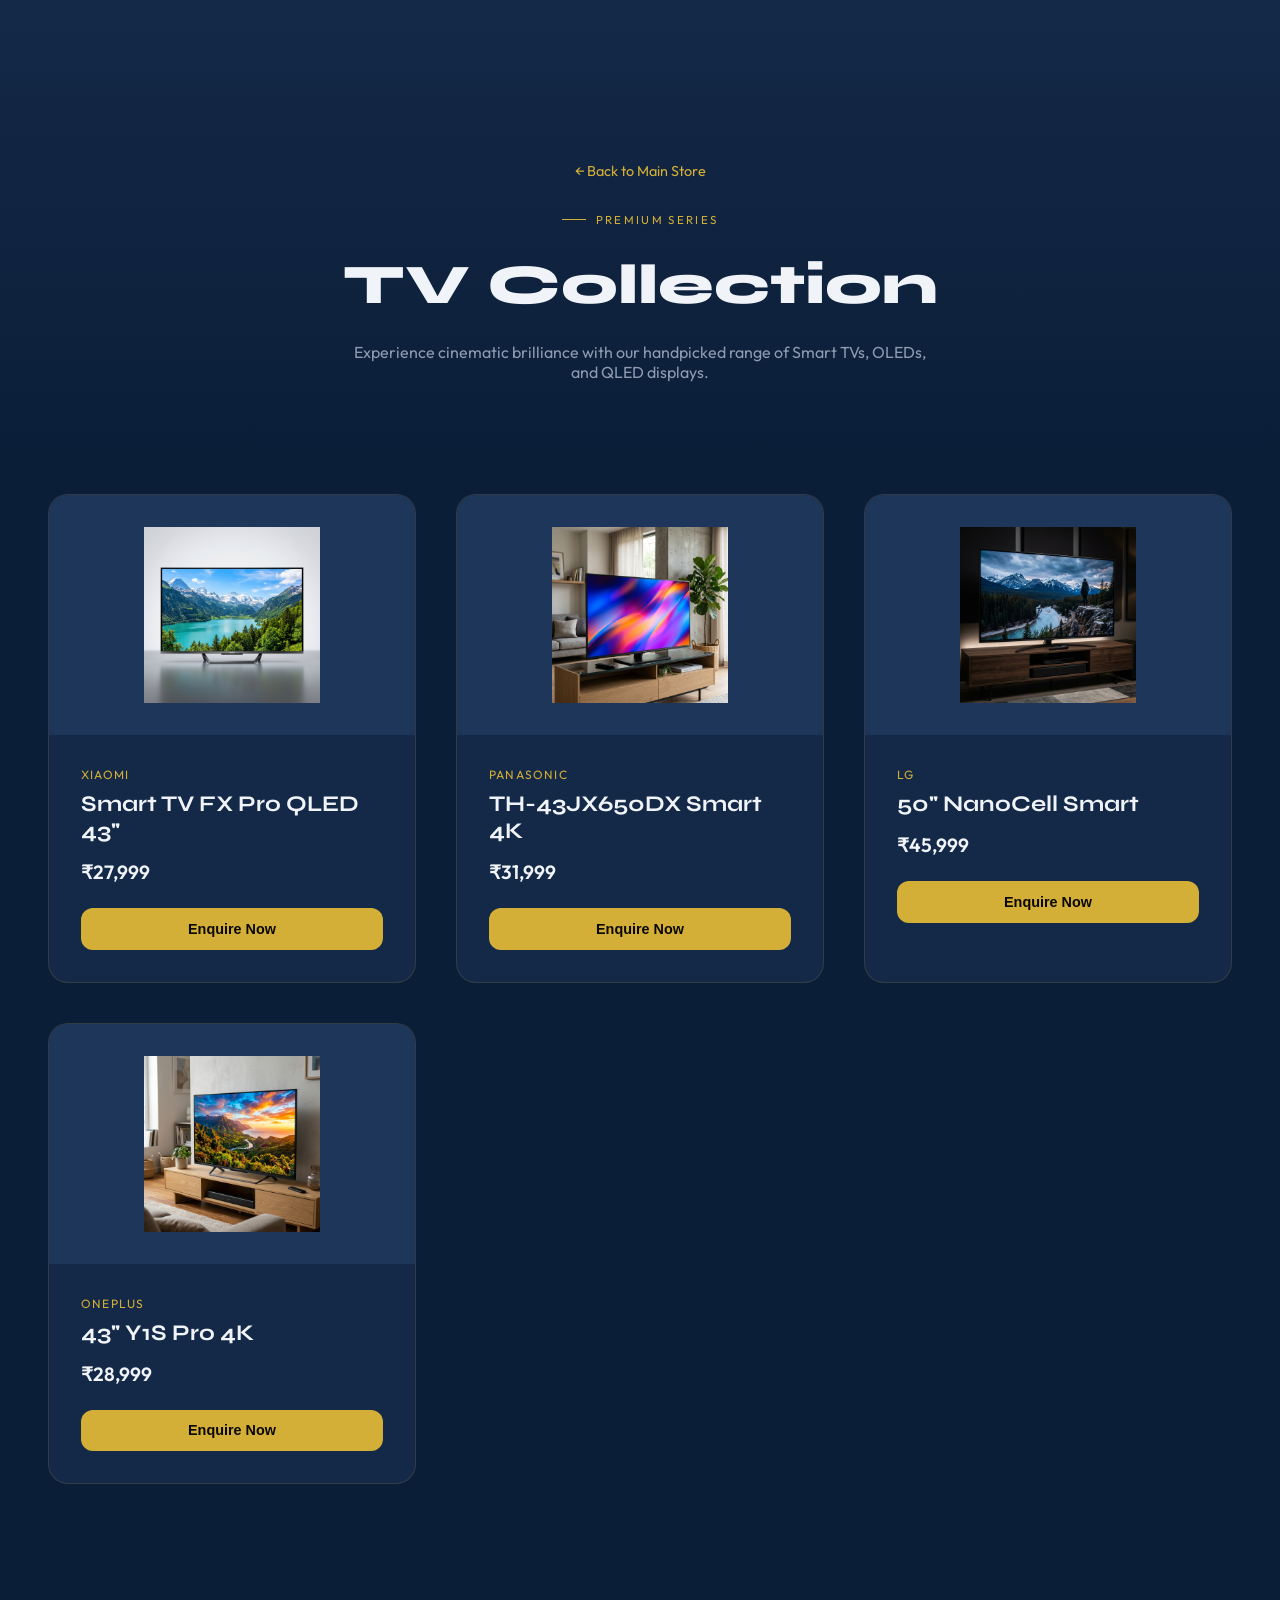
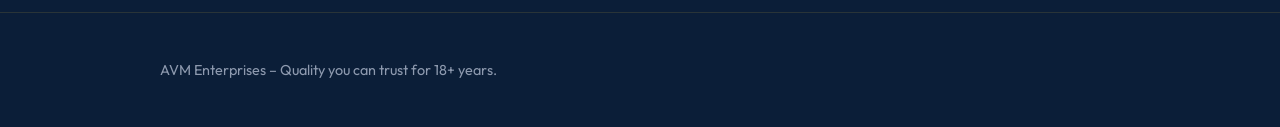
<file: tv-collection.html>
<!DOCTYPE html>
<html lang="en">
<head>
<meta charset="UTF-8"/>
<meta name="viewport" content="width=device-width, initial-scale=1.0"/>
<title>TV Collection – AVM Enterprises</title>
<link rel="preconnect" href="https://fonts.googleapis.com"/>
<link href="https://fonts.googleapis.com/css2?family=Syne:wght@400;600;700;800&family=Outfit:wght@300;400;500&display=swap" rel="stylesheet"/>
<link rel="stylesheet" href="style.css"/>
<link rel="icon" href="favicon.svg" type="image/svg+xml"/>
<style>
  .collection-hero {
    padding: 160px 3rem 5rem;
    text-align: center;
    background: linear-gradient(to bottom, #142948, #0B1E38);
  }
  .back-btn {
    display: inline-flex;
    align-items: center;
    gap: 8px;
    color: var(--accent);
    text-decoration: none;
    font-size: 0.9rem;
    margin-bottom: 2rem;
    transition: transform 0.3s;
  }
  .back-btn:hover {
    transform: translateX(-5px);
  }
  .tv-grid {
    display: grid;
    grid-template-columns: repeat(auto-fill, minmax(320px, 1fr));
    gap: 2.5rem;
    padding: 2rem 3rem 8rem;
    max-width: 1400px;
    margin: 0 auto;
  }
  .tv-card {
    background: var(--surface);
    border-radius: 20px;
    border: 1px solid var(--border);
    overflow: hidden;
    transition: all 0.4s cubic-bezier(0.16, 1, 0.3, 1);
  }
  .tv-card:hover {
    transform: translateY(-10px);
    border-color: var(--accent);
    box-shadow: 0 20px 40px rgba(0,0,0,0.4);
  }
  .tv-img {
    height: 240px;
    background: var(--surface2);
    display: flex;
    align-items: center;
    justify-content: center;
    padding: 2rem;
  }
  .tv-img img {
    width: 100%;
    height: 100%;
    object-fit: contain;
  }
  .tv-info {
    padding: 2rem;
  }
  .tv-brand {
    font-size: 0.75rem;
    color: var(--accent);
    letter-spacing: 0.1em;
    margin-bottom: 0.5rem;
    text-transform: uppercase;
  }
  .tv-name {
    font-family: var(--font-display);
    font-size: 1.4rem;
    font-weight: 700;
    margin-bottom: 1rem;
  }
  .tv-price {
    font-size: 1.2rem;
    font-weight: 600;
    color: var(--white);
    margin-bottom: 1.5rem;
  }
  .tv-btn {
    width: 100%;
    background: var(--accent);
    color: #0A0800;
    border: none;
    padding: 0.8rem;
    border-radius: 12px;
    font-weight: 600;
    cursor: pointer;
    transition: all 0.3s;
    text-decoration: none;
    display: inline-block;
    text-align: center;
    font-size: 0.9rem;
  }
  .tv-btn:hover {
    background: var(--accent2);
    transform: scale(1.02);
  }

  @media (max-width: 768px) {
    .collection-hero {
      padding: 120px 1.5rem 4rem;
    }
    .collection-hero h1 {
      font-size: 2.5rem !important;
    }
    .tv-grid {
      padding: 1rem 1.5rem 5rem;
      grid-template-columns: 1fr;
      gap: 1.5rem;
    }
    .tv-name {
      font-size: 1.2rem;
    }
  }
</style>
</head>
<body>

<main style="opacity: 1; animation: none;">
  <section class="collection-hero">
    <a href="index.html#products" class="back-btn">← Back to Main Store</a>
    <div class="section-label" style="justify-content: center;"><div class="section-label-line"></div><span>Premium Series</span></div>
    <h1 style="font-family: var(--font-display); font-size: 3.5rem; font-weight: 800; margin: 1.5rem 0;">TV Collection</h1>
    <p style="color: var(--muted); max-width: 600px; margin: 0 auto;">Experience cinematic brilliance with our handpicked range of Smart TVs, OLEDs, and QLED displays.</p>
  </section>

  <section class="tv-grid">
    <!-- Samsung -->
    <!-- Xiaomi FX Pro -->
    <div class="tv-card">
      <div class="tv-img"><img src="assets/xiaomi_tv.png" alt="Xiaomi Smart TV FX Pro"/></div>
      <div class="tv-info">
        <div class="tv-brand">Xiaomi</div>
        <div class="tv-name">Smart TV FX Pro QLED 43"</div>
        <div class="tv-price">₹27,999</div>
        <button class="tv-btn" onclick="enquireTV('Xiaomi FX Pro 43', '₹27,999')">Enquire Now</button>
      </div>
    </div>
    <!-- Panasonic -->
    <div class="tv-card">
      <div class="tv-img"><img src="assets/panasonic_tv.png" alt="Panasonic Smart TV"/></div>
      <div class="tv-info">
        <div class="tv-brand">Panasonic</div>
        <div class="tv-name">TH-43JX650DX Smart 4K</div>
        <div class="tv-price">₹31,999</div>
        <button class="tv-btn" onclick="enquireTV('Panasonic TH-43JX650DX', '₹31,999')">Enquire Now</button>
      </div>
    </div>
    <!-- LG -->
    <div class="tv-card">
      <div class="tv-img"><img src="assets/lg_tv.png" alt="LG TV"/></div>
      <div class="tv-info">
        <div class="tv-brand">LG</div>
        <div class="tv-name">50" NanoCell Smart</div>
        <div class="tv-price">₹45,999</div>
        <button class="tv-btn" onclick="enquireTV('LG 50 NanoCell', '₹45,999')">Enquire Now</button>
      </div>
    </div>
    <!-- OnePlus -->
    <div class="tv-card">
      <div class="tv-img"><img src="assets/oneplus_tv.png" alt="OnePlus TV"/></div>
      <div class="tv-info">
        <div class="tv-brand">OnePlus</div>
        <div class="tv-name">43" Y1S Pro 4K</div>
        <div class="tv-price">₹28,999</div>
        <button class="tv-btn" onclick="enquireTV('OnePlus 43 Y1S Pro', '₹28,999')">Enquire Now</button>
      </div>
    </div>
  </section>

  <footer style="text-align: center;">
    <p style="color: var(--muted); font-size: 0.9rem;">AVM Enterprises – Quality you can trust for 18+ years.</p>
  </footer>
</main>

<script>
  function enquireTV(name, price) {
    const msg = encodeURIComponent(`Hi AVM Enterprises, I am interested in the ${name} (${price}) from your TV Collection. Please provide more details.`);
    window.open(`https://wa.me/919842298464?text=${msg}`, '_blank');
  }

  // Simple reveal logic for the new page
  const obs = new IntersectionObserver(entries => {
    entries.forEach(e => { if(e.isIntersecting) e.target.style.opacity = 1; });
  });
  document.querySelectorAll('.tv-card').forEach(el => {
    el.style.opacity = 0;
    el.style.transition = 'opacity 0.8s ease';
    obs.observe(el);
  });
</script>
</body>
</html>
</file>
<file: style.css>
* {
  margin: 0;
  padding: 0;
  box-sizing: border-box;
}

:root {
  --bg: #0B1E38;
  --surface: #142948;
  --surface2: #1E365A;
  --accent: #D4AF37;
  --accent2: #00D2D3;
  --white: #F0F4F8;
  --muted: #8E9AAF;
  --border: rgba(212, 175, 55, 0.15);
  --font-display: 'Syne', sans-serif;
  --font-body: 'Outfit', sans-serif;
}

html {
  scroll-behavior: smooth;
}

body {
  background: var(--bg);
  color: var(--white);
  font-family: var(--font-body);
  overflow-x: hidden;
}

/* -- INTRO OVERLAY -- */
#intro {
  position: fixed;
  inset: 0;
  z-index: 9999;
  background: #081629;
  display: flex;
  flex-direction: column;
  align-items: center;
  justify-content: center;
  animation: introFade 0.6s ease 3.2s forwards;
}

@keyframes introFade {
  to {
    opacity: 0;
    pointer-events: none;
  }
}

.intro-logo-wrap {
  display: flex;
  flex-direction: column;
  align-items: center;
  gap: 0;
  animation: logoRise 0.8s cubic-bezier(0.16, 1, 0.3, 1) 0.3s both;
}

@keyframes logoRise {
  from {
    opacity: 0;
    transform: translateY(30px);
  }

  to {
    opacity: 1;
    transform: translateY(0);
  }
}

.intro-logo-img {
  width: 280px;
  height: auto;
  margin-bottom: 2rem;
  border-radius: 20px;
  box-shadow: 0 10px 40px rgba(0, 0, 0, 0.4);
}

.intro-brand {
  font-family: var(--font-display);
  font-size: 2.6rem;
  font-weight: 800;
  letter-spacing: -0.02em;
  color: var(--white);
  animation: brandReveal 0.7s ease 0.9s both;
}

@keyframes brandReveal {
  from {
    opacity: 0;
    letter-spacing: 0.3em;
  }

  to {
    opacity: 1;
    letter-spacing: -0.02em;
  }
}

.intro-sub {
  font-family: var(--font-body);
  font-size: 0.75rem;
  letter-spacing: 0.3em;
  color: var(--accent);
  text-transform: uppercase;
  margin-top: 8px;
  animation: fadeUp 0.6s ease 1.3s both;
}

@keyframes fadeUp {
  from {
    opacity: 0;
    transform: translateY(8px);
  }

  to {
    opacity: 1;
    transform: translateY(0);
  }
}

.intro-line {
  width: 0;
  height: 1px;
  background: var(--accent);
  margin-top: 28px;
  animation: lineGrow 0.8s ease 1.8s forwards;
}

@keyframes lineGrow {
  to {
    width: 120px;
  }
}

.intro-loading {
  margin-top: 20px;
  font-size: 0.72rem;
  color: var(--muted);
  letter-spacing: 0.2em;
  text-transform: uppercase;
  animation: fadeUp 0.5s ease 2.2s both;
}

/* -- CURSOR -- */
.cursor {
  width: 8px;
  height: 8px;
  background: var(--accent);
  border-radius: 50%;
  position: fixed;
  top: 0;
  left: 0;
  pointer-events: none;
  z-index: 9998;
  transition: transform 0.15s ease;
  mix-blend-mode: difference;
}

.cursor-ring {
  width: 32px;
  height: 32px;
  border: 1px solid rgba(212, 175, 55, 0.4);
  border-radius: 50%;
  position: fixed;
  top: 0;
  left: 0;
  pointer-events: none;
  z-index: 9997;
  transition: all 0.1s ease;
}

/* -- NAV -- */
nav {
  position: fixed;
  top: 0;
  left: 0;
  right: 0;
  z-index: 100;
  padding: 0 3rem;
  height: 68px;
  display: flex;
  align-items: center;
  justify-content: space-between;
  background: rgba(11, 30, 56, 0.7);
  backdrop-filter: blur(20px);
  border-bottom: 1px solid var(--border);
  animation: navSlide 0.7s ease 3.6s both;
}

@keyframes navSlide {
  from {
    opacity: 0;
    transform: translateY(-20px);
  }

  to {
    opacity: 1;
    transform: translateY(0);
  }
}

.nav-logo {
  display: flex;
  align-items: center;
  gap: 12px;
  text-decoration: none;
}

.nav-logo-img {
  height: 44px;
  width: auto;
  border-radius: 8px;
}

.nav-logo-text {
  font-family: var(--font-display);
  font-size: 1.1rem;
  font-weight: 700;
  color: var(--white);
  letter-spacing: -0.01em;
}

.nav-logo-text span {
  color: var(--accent);
}

.nav-links {
  display: flex;
  gap: 2.5rem;
}

.nav-links a {
  font-size: 0.85rem;
  color: var(--muted);
  text-decoration: none;
  letter-spacing: 0.03em;
  transition: color 0.2s;
  position: relative;
}

.nav-links a::after {
  content: '';
  position: absolute;
  bottom: -4px;
  left: 0;
  right: 0;
  height: 1px;
  background: var(--accent);
  transform: scaleX(0);
  transition: transform 0.2s;
}

.nav-links a:hover {
  color: var(--white);
}

.nav-links a:hover::after {
  transform: scaleX(1);
}

.nav-cta {
  background: var(--accent);
  color: #0A0800;
  border: none;
  padding: 0.55rem 1.4rem;
  font-family: var(--font-body);
  font-size: 0.85rem;
  font-weight: 500;
  cursor: pointer;
  border-radius: 100px;
  letter-spacing: 0.03em;
  transition: background 0.2s, transform 0.15s;
}

.nav-cta:hover {
  background: var(--accent2);
  transform: scale(1.03);
}

/* -- PAGE CONTENT -- */
main {
  opacity: 0;
  animation: mainIn 0.8s ease 3.5s forwards;
}

@keyframes mainIn {
  to {
    opacity: 1;
  }
}

/* -- HERO -- */
.hero {
  min-height: 100vh;
  padding: 120px 3rem 5rem;
  display: grid;
  grid-template-columns: 1fr 1fr;
  gap: 4rem;
  align-items: center;
  position: relative;
  overflow: hidden;
}

.hero-bg {
  position: absolute;
  inset: 0;
  background: radial-gradient(ellipse 60% 70% at 70% 40%, rgba(212, 175, 55, 0.07) 0%, transparent 70%),
    radial-gradient(ellipse 40% 50% at 20% 80%, rgba(0, 210, 211, 0.04) 0%, transparent 60%);
  pointer-events: none;
}

.hero-grid-lines {
  position: absolute;
  inset: 0;
  pointer-events: none;
  background-image:
    linear-gradient(rgba(255, 255, 255, 0.025) 1px, transparent 1px),
    linear-gradient(90deg, rgba(255, 255, 255, 0.025) 1px, transparent 1px);
  background-size: 60px 60px;
  mask-image: radial-gradient(ellipse 70% 70% at 70% 40%, black 0%, transparent 70%);
}

.hero-glow {
  position: absolute;
  inset: 0;
  pointer-events: none;
  background: radial-gradient(600px circle at var(--x) var(--y), rgba(0, 210, 211, 0.08), transparent 40%);
  z-index: 1;
}

.hero-eyebrow {
  display: flex;
  align-items: center;
  gap: 10px;
  margin-bottom: 1.5rem;
}

.hero-eyebrow-line {
  width: 32px;
  height: 1px;
  background: var(--accent);
}

.hero-eyebrow span {
  font-size: 0.75rem;
  color: var(--accent);
  letter-spacing: 0.2em;
  text-transform: uppercase;
}

.hero h1 {
  font-family: var(--font-display);
  font-size: 4.2rem;
  font-weight: 800;
  line-height: 1.05;
  letter-spacing: -0.03em;
  margin-bottom: 1.5rem;
}

.hero h1 .line {
  display: block;
  overflow: hidden;
}

.hero h1 .line-inner {
  display: block;
  animation: lineReveal 0.9s cubic-bezier(0.16, 1, 0.3, 1) both;
}

.hero h1 .line:nth-child(2) .line-inner {
  animation-delay: 3.7s;
}

.hero h1 .line:nth-child(3) .line-inner {
  animation-delay: 3.85s;
}

.hero h1 .line:nth-child(1) .line-inner {
  animation-delay: 3.6s;
}

@keyframes lineReveal {
  from {
    transform: translateY(110%);
  }

  to {
    transform: translateY(0);
  }
}

.hero h1 em {
  color: var(--accent);
  font-style: normal;
}

.hero-desc {
  color: var(--muted);
  font-size: 1rem;
  line-height: 1.75;
  max-width: 440px;
  margin-bottom: 2.5rem;
}

.hero-actions {
  display: flex;
  gap: 1rem;
  align-items: center;
}

.btn-glow {
  background: var(--accent);
  color: #0A0800;
  border: none;
  padding: 0.85rem 2rem;
  font-family: var(--font-body);
  font-size: 0.9rem;
  font-weight: 500;
  cursor: pointer;
  border-radius: 100px;
  letter-spacing: 0.03em;
  box-shadow: 0 0 30px rgba(212, 175, 55, 0.3);
  transition: box-shadow 0.3s, transform 0.2s;
  position: relative;
  overflow: hidden;
}

.btn-glow::after {
  content: '';
  position: absolute;
  top: 0;
  left: -100%;
  width: 100%;
  height: 100%;
  background: linear-gradient(90deg, transparent, rgba(255, 255, 255, 0.2), transparent);
  transition: 0.5s;
}

.btn-glow:hover::after {
  left: 100%;
}

.btn-glow:hover {
  box-shadow: 0 0 50px rgba(212, 175, 55, 0.5);
  transform: scale(1.03);
}

.btn-ghost {
  background: transparent;
  color: var(--white);
  border: 1px solid var(--border);
  padding: 0.85rem 2rem;
  font-family: var(--font-body);
  font-size: 0.9rem;
  cursor: pointer;
  border-radius: 100px;
  transition: border-color 0.2s, color 0.2s;
}

.btn-ghost:hover {
  border-color: rgba(212, 175, 55, 0.5);
  color: var(--accent);
}

/* Hero right visual */
.hero-visual {
  position: relative;
  height: 440px;
}

.hv-card {
  position: absolute;
  border-radius: 16px;
  backdrop-filter: blur(12px);
  border: 1px solid var(--border);
  display: flex;
  flex-direction: column;
  align-items: center;
  justify-content: center;
  transition: transform 0.4s;
}

.hv-card:hover {
  transform: translateY(-6px) scale(1.02);
}

.hv-main {
  width: 260px;
  height: 280px;
  top: 40px;
  left: 50%;
  transform: translateX(-50%);
  background: linear-gradient(135deg, rgba(212, 175, 55, 0.1), rgba(0, 210, 211, 0.03));
}

.hv-main>img {
  width: 120px;
  height: 120px;
  object-fit: cover;
  border-radius: 12px;
  margin-bottom: 0.8rem;
  box-shadow: 0 10px 30px rgba(0, 0, 0, 0.4);
  transition: transform 0.4s;
}

.hv-main:hover>img {
  transform: scale(1.05) translateY(-4px);
}

.hv-main:hover {
  transform: translateX(-50%) translateY(-6px) scale(1.02);
}

.hv-main {
  animation: floatMain 6s ease-in-out infinite;
}

@keyframes floatMain {

  0%,
  100% {
    transform: translateX(-50%) translateY(0);
  }

  50% {
    transform: translateX(-50%) translateY(-15px);
  }
}

.hv-main p {
  font-size: 0.85rem;
  color: var(--accent);
  letter-spacing: 0.1em;
  font-weight: 500;
}

.hv-sm1 {
  width: 130px;
  height: 130px;
  bottom: 20px;
  left: 20px;
  background: rgba(255, 255, 255, 0.03);
  animation: floatSm 5s ease-in-out infinite 1s;
}

.hv-sm2 {
  width: 130px;
  height: 130px;
  bottom: 20px;
  right: 20px;
  background: rgba(255, 255, 255, 0.03);
  animation: floatSm 7s ease-in-out infinite 0.5s;
}

@keyframes floatSm {

  0%,
  100% {
    transform: translateY(0);
  }

  50% {
    transform: translateY(-10px);
  }
}

.hv-sm1>img,
.hv-sm2>img {
  width: 44px;
  height: 44px;
  object-fit: cover;
  border-radius: 8px;
  margin-bottom: 6px;
  box-shadow: 0 4px 12px rgba(0, 0, 0, 0.3);
  transition: transform 0.4s;
}

.hv-card:hover>img {
  transform: scale(1.08) translateY(-2px);
}

.hv-sm1 p,
.hv-sm2 p {
  font-size: 0.75rem;
  color: var(--muted);
  font-weight: 400;
}

/* floating badge */
.hv-badge {
  position: absolute;
  top: 10px;
  right: 10px;
  background: var(--accent);
  color: #0A0800;
  font-size: 0.7rem;
  font-weight: 500;
  padding: 4px 10px;
  border-radius: 100px;
  z-index: 1;
}

/* -- TICKER -- */
.ticker {
  border-top: 1px solid var(--border);
  border-bottom: 1px solid var(--border);
  padding: 1rem 0;
  overflow: hidden;
  white-space: nowrap;
  background: var(--surface);
}

.ticker-inner {
  display: inline-flex;
  gap: 0;
  animation: ticker 20s linear infinite;
}

@keyframes ticker {
  from {
    transform: translateX(0);
  }

  to {
    transform: translateX(-50%);
  }
}

.ticker-item {
  font-family: var(--font-display);
  font-size: 0.8rem;
  font-weight: 600;
  letter-spacing: 0.15em;
  text-transform: uppercase;
  padding: 0 2.5rem;
  color: var(--muted);
}

.ticker-item.accent {
  color: var(--accent);
}

.ticker-sep {
  color: var(--border);
  margin: 0 0.5rem;
}

/* -- SECTIONS -- */
section {
  padding: 6rem 3rem;
}

.section-label {
  display: flex;
  align-items: center;
  gap: 10px;
  margin-bottom: 1rem;
}

.section-label-line {
  width: 24px;
  height: 1px;
  background: var(--accent);
}

.section-label span {
  font-size: 0.72rem;
  color: var(--accent);
  letter-spacing: 0.2em;
  text-transform: uppercase;
}

.section-title {
  font-family: var(--font-display);
  font-size: 2.6rem;
  font-weight: 700;
  letter-spacing: -0.02em;
  margin-bottom: 1rem;
  line-height: 1.1;
}

.section-desc {
  color: var(--muted);
  max-width: 480px;
  line-height: 1.75;
  font-size: 0.95rem;
  margin-bottom: 3rem;
}

/* -- CATEGORIES -- */
.categories {
  background: var(--surface);
}

.cat-grid {
  display: grid;
  grid-template-columns: repeat(3, 1fr);
  gap: 1.5px;
  background: var(--border);
}

.cat-card {
  background: var(--surface);
  padding: 2.5rem 2rem;
  cursor: pointer;
  transition: background 0.3s;
  position: relative;
  overflow: hidden;
}

.cat-card::before {
  content: '';
  position: absolute;
  inset: 0;
  background: linear-gradient(135deg, rgba(212, 175, 55, 0.06), transparent);
  opacity: 0;
  transition: opacity 0.3s;
}

.cat-card:hover {
  background: var(--surface2);
}

.cat-card:hover::before {
  opacity: 1;
}

.cat-card.active {
  background: var(--surface2);
  border-color: var(--accent);
  box-shadow: inset 0 0 0 1px var(--accent);
}

.cat-card.active::before {
  opacity: 1;
  background: linear-gradient(135deg, rgba(212, 175, 55, 0.1), transparent);
}

.cat-num {
  font-family: var(--font-display);
  font-size: 0.72rem;
  color: var(--accent);
  letter-spacing: 0.2em;
  margin-bottom: 1.5rem;
}

.cat-icon-wrap {
  width: 48px;
  height: 48px;
  margin-bottom: 1.25rem;
  border-radius: 10px;
  overflow: hidden;
}

.cat-icon-wrap img {
  width: 100%;
  height: 100%;
  object-fit: cover;
}

.cat-card h3 {
  font-family: var(--font-display);
  font-size: 1.1rem;
  font-weight: 600;
  margin-bottom: 0.5rem;
}

.cat-card p {
  font-size: 0.85rem;
  color: var(--muted);
  line-height: 1.6;
}

.cat-arrow {
  position: absolute;
  bottom: 2rem;
  right: 2rem;
  width: 36px;
  height: 36px;
  border: 1px solid var(--border);
  border-radius: 50%;
  display: flex;
  align-items: center;
  justify-content: center;
  font-size: 0.9rem;
  color: var(--muted);
  transition: border-color 0.2s, color 0.2s, transform 0.2s;
}

.cat-card:hover .cat-arrow {
  border-color: var(--accent);
  color: var(--accent);
  transform: rotate(45deg);
}

/* -- PRODUCTS -- */
.products {
  background: var(--bg);
}

.prod-grid {
  display: grid;
  grid-template-columns: repeat(4, 1fr);
  gap: 1.25rem;
}

.prod-card {
  background: var(--surface);
  border: 1px solid var(--border);
  border-radius: 14px;
  overflow: hidden;
  cursor: pointer;
  transition: border-color 0.3s, transform 0.3s, opacity 0.4s ease, transform 0.4s ease;
}

.prod-card:hover {
  border-color: rgba(212, 175, 55, 0.4);
  transform: translateY(-5px);
}

.prod-img {
  height: 160px;
  display: flex;
  align-items: center;
  justify-content: center;
  border-bottom: 1px solid var(--border);
  background: var(--surface2);
  position: relative;
  overflow: hidden;
}

.prod-img img {
  width: 100%;
  height: 100%;
  object-fit: cover;
  transition: transform 0.4s;
}

.prod-card:hover .prod-img img {
  transform: scale(1.06);
}

.prod-badge {
  position: absolute;
  top: 10px;
  left: 10px;
  background: rgba(212, 175, 55, 0.15);
  color: var(--accent);
  font-size: 0.68rem;
  padding: 3px 9px;
  border-radius: 100px;
  border: 1px solid rgba(212, 175, 55, 0.2);
  letter-spacing: 0.05em;
}

.prod-info {
  padding: 1.25rem;
}

.prod-cat {
  font-size: 0.7rem;
  color: var(--muted);
  letter-spacing: 0.1em;
  text-transform: uppercase;
  margin-bottom: 0.4rem;
}

.prod-name {
  font-family: var(--font-display);
  font-size: 0.95rem;
  font-weight: 600;
  margin-bottom: 0.75rem;
}

.prod-price-row {
  display: flex;
  align-items: baseline;
  gap: 8px;
  margin-bottom: 1rem;
}

.prod-price {
  font-size: 1.05rem;
  font-weight: 500;
  color: var(--white);
}

.prod-original {
  font-size: 0.8rem;
  color: var(--muted);
  text-decoration: line-through;
}

.prod-save {
  font-size: 0.72rem;
  background: rgba(212, 175, 55, 0.12);
  color: var(--accent);
  padding: 2px 7px;
  border-radius: 100px;
}

/* -- SEARCH & FILTER -- */
.search-container {
  margin-bottom: 3rem;
  display: flex;
  flex-direction: column;
  gap: 1.25rem;
  max-width: 600px;
}

.search-wrapper {
  position: relative;
  display: flex;
  align-items: center;
}

.search-input {
  width: 100%;
  background: var(--surface2);
  border: 1px solid var(--border);
  border-radius: 12px;
  padding: 1rem 1.25rem 1rem 3.5rem;
  color: var(--white);
  font-family: var(--font-body);
  font-size: 0.95rem;
  transition: border-color 0.3s, box-shadow 0.3s;
}

.search-input:focus {
  outline: none;
  border-color: var(--accent);
  box-shadow: 0 0 20px rgba(212, 175, 55, 0.1);
}

.search-icon {
  position: absolute;
  left: 1.25rem;
  color: var(--muted);
  pointer-events: none;
  display: flex;
  align-items: center;
}

.filter-chips {
  display: flex;
  gap: 0.75rem;
  flex-wrap: wrap;
}

.filter-chip {
  padding: 0.5rem 1.25rem;
  background: var(--surface);
  border: 1px solid var(--border);
  border-radius: 100px;
  font-size: 0.75rem;
  color: var(--muted);
  cursor: pointer;
  transition: all 0.2s;
  letter-spacing: 0.03em;
}

.filter-chip:hover {
  border-color: var(--accent);
  color: var(--white);
}

.filter-chip.active {
  background: var(--accent);
  color: #0A0800;
  border-color: var(--accent);
  font-weight: 500;
}

.prod-btn {
  width: 100%;
  padding: 0.55rem;
  background: transparent;
  border: 1px solid var(--border);
  color: var(--muted);
  font-family: var(--font-body);
  font-size: 0.8rem;
  cursor: pointer;
  border-radius: 8px;
  transition: all 0.2s;
}

.prod-btn:hover {
  border-color: var(--accent);
  color: var(--accent);
  background: rgba(212, 175, 55, 0.05);
}

/* -- OFFERS -- */
.offers {
  background: var(--surface);
}

.offer-grid {
  display: grid;
  grid-template-columns: 1.4fr 1fr;
  gap: 1.5rem;
}

.offer-card {
  border-radius: 16px;
  padding: 2.5rem;
  position: relative;
  overflow: hidden;
  cursor: pointer;
  transition: transform 0.3s;
}

.offer-card:hover {
  transform: translateY(-4px);
}

.offer-main {
  background: linear-gradient(135deg, rgba(212, 175, 55, 0.12) 0%, rgba(0, 210, 211, 0.04) 100%);
  border: 1px solid rgba(212, 175, 55, 0.2);
}

.offer-secondary {
  background: var(--surface2);
  border: 1px solid var(--border);
  display: flex;
  flex-direction: column;
  gap: 1.5rem;
  padding: 0;
  overflow: hidden;
}

.offer-half {
  padding: 1.75rem 2rem;
  flex: 1;
  position: relative;
}

.offer-half+.offer-half {
  border-top: 1px solid var(--border);
}

.offer-tag {
  display: inline-flex;
  align-items: center;
  gap: 6px;
  background: var(--accent);
  color: #0A0800;
  font-size: 0.72rem;
  font-weight: 500;
  padding: 4px 12px;
  border-radius: 100px;
  margin-bottom: 1rem;
  letter-spacing: 0.03em;
}

.offer-card h3 {
  font-family: var(--font-display);
  font-size: 1.5rem;
  font-weight: 700;
  letter-spacing: -0.01em;
  margin-bottom: 0.6rem;
}

.offer-card p {
  font-size: 0.88rem;
  color: var(--muted);
  line-height: 1.65;
  margin-bottom: 1.5rem;
}

.offer-icon-bg {
  position: absolute;
  right: 0;
  bottom: 0;
  width: 160px;
  height: 160px;
  opacity: 0.3;
  border-radius: 16px;
  overflow: hidden;
  -webkit-mask-image: linear-gradient(to top left, black 20%, transparent 80%);
  mask-image: linear-gradient(to top left, black 20%, transparent 80%);
}

.offer-icon-bg img {
  width: 100%;
  height: 100%;
  object-fit: cover;
}

/* -- BRANDS -- */
.brands {
  background: var(--bg);
  padding: 4rem 3rem;
}

.brands-title {
  text-align: center;
  font-family: var(--font-display);
  font-size: 0.75rem;
  color: var(--muted);
  letter-spacing: 0.2em;
  text-transform: uppercase;
  margin-bottom: 2.5rem;
}

.brands-list {
  display: flex;
  gap: 1rem;
  flex-wrap: wrap;
  justify-content: center;
}

.brand-chip {
  padding: 0.5rem 1.25rem;
  border: 1px solid var(--border);
  border-radius: 100px;
  font-size: 0.82rem;
  color: var(--muted);
  transition: border-color 0.2s, color 0.2s;
  cursor: pointer;
}

.brand-chip:hover {
  border-color: rgba(212, 175, 55, 0.4);
  color: var(--white);
}

/* -- CONTACT -- */
.contact {
  background: var(--surface);
}

.contact-grid {
  display: grid;
  grid-template-columns: 1fr 1.2fr;
  gap: 5rem;
  align-items: start;
}

.contact-info-title {
  font-family: var(--font-display);
  font-size: 2rem;
  font-weight: 700;
  letter-spacing: -0.02em;
  margin-bottom: 2rem;
}

.contact-item {
  display: flex;
  gap: 1rem;
  align-items: flex-start;
  padding: 1.2rem 0;
  border-bottom: 1px solid var(--border);
}

.contact-item:first-of-type {
  border-top: 1px solid var(--border);
}

.contact-icon {
  width: 40px;
  height: 40px;
  flex-shrink: 0;
  border: 1px solid var(--border);
  border-radius: 10px;
  display: flex;
  align-items: center;
  justify-content: center;
  font-size: 1rem;
  background: var(--surface2);
}

.contact-label {
  font-size: 0.72rem;
  color: var(--muted);
  letter-spacing: 0.08em;
  text-transform: uppercase;
  margin-bottom: 3px;
}

.contact-val {
  font-size: 0.92rem;
  color: var(--white);
  line-height: 1.5;
}

.founder-card {
  display: flex;
  gap: 1.5rem;
  align-items: center;
  margin-top: 2.5rem;
  padding: 1.5rem;
  background: var(--surface2);
  border: 1px solid var(--border);
  border-radius: 14px;
  transition: border-color 0.3s;
}

.founder-card:hover {
  border-color: rgba(212, 175, 55, 0.4);
}

.founder-img {
  width: 70px;
  height: 70px;
  border-radius: 50%;
  object-fit: cover;
  border: 2px solid var(--accent);
}

.founder-info h4 {
  font-family: var(--font-display);
  font-size: 1.1rem;
  color: var(--white);
  margin-bottom: 0.2rem;
}

.founder-role {
  font-size: 0.8rem;
  color: var(--muted);
  margin-bottom: 0.6rem;
  letter-spacing: 0.02em;
}

.founder-phone {
  display: inline-block;
  font-size: 0.85rem;
  color: var(--accent);
  text-decoration: none;
  font-weight: 500;
}

.founder-phone:hover {
  text-decoration: underline;
}

.contact-form {
  display: flex;
  flex-direction: column;
  gap: 1.25rem;
}

.form-row {
  display: grid;
  grid-template-columns: 1fr 1fr;
  gap: 1.25rem;
}

.form-group {
  display: flex;
  flex-direction: column;
  gap: 0.4rem;
}

.form-group label {
  font-size: 0.75rem;
  color: var(--muted);
  letter-spacing: 0.07em;
  text-transform: uppercase;
}

.form-group input,
.form-group textarea,
.form-group select {
  padding: 0.75rem 1rem;
  background: var(--surface2);
  border: 1px solid var(--border);
  border-radius: 10px;
  color: var(--white);
  font-family: var(--font-body);
  font-size: 0.9rem;
  outline: none;
  transition: border-color 0.2s;
}

.form-group input::placeholder,
.form-group textarea::placeholder {
  color: var(--muted);
}

.form-group input:focus,
.form-group textarea:focus,
.form-group select:focus {
  border-color: rgba(212, 175, 55, 0.5);
}

.form-group select option {
  background: var(--surface2);
}

.form-group textarea {
  resize: vertical;
  min-height: 100px;
}

.submit-btn {
  background: var(--accent);
  color: #0A0800;
  border: none;
  padding: 0.85rem 2.5rem;
  font-family: var(--font-body);
  font-size: 0.9rem;
  font-weight: 500;
  cursor: pointer;
  border-radius: 100px;
  align-self: flex-start;
  box-shadow: 0 0 30px rgba(212, 175, 55, 0.25);
  transition: box-shadow 0.3s, transform 0.2s;
}

.submit-btn:hover {
  box-shadow: 0 0 50px rgba(212, 175, 55, 0.45);
  transform: scale(1.03);
}

/* -- FOOTER -- */
footer {
  background: var(--bg);
  padding: 3rem;
  border-top: 1px solid var(--border);
  display: grid;
  grid-template-columns: 1fr auto 1fr;
  align-items: center;
  gap: 2rem;
}

.footer-logo {
  display: flex;
  align-items: center;
  gap: 10px;
}

.footer-logo-img {
  height: 48px;
  width: auto;
  border-radius: 10px;
}

.footer-logo-text {
  font-family: var(--font-display);
  font-size: 1rem;
  font-weight: 700;
  color: var(--white);
}

.footer-logo-text span {
  color: var(--accent);
}

.footer-copy {
  text-align: center;
  font-size: 0.78rem;
  color: var(--muted);
}

.footer-links {
  display: flex;
  gap: 2rem;
  justify-content: flex-end;
}

.footer-links a {
  font-size: 0.8rem;
  color: var(--muted);
  text-decoration: none;
  transition: color 0.2s;
  cursor: pointer;
}

.footer-links a:hover {
  color: var(--white);
}

/* -- SCROLL ANIMATIONS -- */
.reveal {
  opacity: 0;
  transform: translateY(32px);
  transition: opacity 0.7s ease, transform 0.7s ease;
}

.reveal.visible {
  opacity: 1;
  transform: none;
}

/* -- MODAL -- */
.modal-overlay {
  position: fixed;
  inset: 0;
  z-index: 10000;
  background: rgba(8, 22, 41, 0.8);
  backdrop-filter: blur(10px);
  display: flex;
  align-items: center;
  justify-content: center;
  opacity: 0;
  pointer-events: none;
  transition: opacity 0.3s ease;
}

.modal-overlay.show {
  opacity: 1;
  pointer-events: auto;
}

.modal-card {
  background: var(--surface);
  border: 1px solid var(--border);
  border-radius: 20px;
  width: 90%;
  max-width: 420px;
  padding: 2rem;
  transform: translateY(20px);
  transition: transform 0.4s cubic-bezier(0.16, 1, 0.3, 1);
  box-shadow: 0 20px 60px rgba(0, 0, 0, 0.5);
}

.modal-overlay.show .modal-card {
  transform: translateY(0);
}

.modal-header {
  display: flex;
  align-items: center;
  justify-content: space-between;
  margin-bottom: 0.5rem;
}

.modal-header h3 {
  font-family: var(--font-display);
  font-size: 1.5rem;
  font-weight: 700;
  color: var(--white);
}

.modal-close {
  background: none;
  border: none;
  color: var(--muted);
  font-size: 1.8rem;
  cursor: pointer;
  transition: color 0.2s;
  line-height: 1;
  margin-top: -5px;
}

.modal-close:hover {
  color: var(--accent);
}

.modal-desc {
  font-size: 0.85rem;
  color: var(--muted);
  margin-bottom: 1.8rem;
}

.showroom-list {
  display: flex;
  flex-direction: column;
  gap: 12px;
}

.showroom-item {
  display: flex;
  align-items: center;
  gap: 14px;
  background: var(--surface2);
  border: 1px solid var(--border);
  border-radius: 12px;
  padding: 1rem 1.2rem;
  text-decoration: none;
  color: var(--white);
  transition: all 0.2s;
}

.showroom-item:hover {
  border-color: var(--accent);
  background: rgba(212, 175, 55, 0.05);
  transform: translateY(-2px);
  box-shadow: 0 8px 20px rgba(0, 0, 0, 0.3);
}

.sr-icon {
  display: flex;
  align-items: center;
  justify-content: center;
  color: var(--accent);
  background: rgba(212, 175, 55, 0.1);
  width: 36px;
  height: 36px;
  border-radius: 50%;
  flex-shrink: 0;
}

.sr-info {
  font-family: var(--font-display);
  font-size: 1rem;
  font-weight: 600;
  flex: 1;
}

.sr-arrow {
  color: var(--muted);
  font-size: 1.2rem;
  transition: color 0.2s;
  font-family: serif;
  font-weight: bold;
}

.showroom-item:hover .sr-arrow {
  color: var(--accent);
}

/* -- RESPONSIVE DESIGN -- */
.hamburger {
  display: none;
  flex-direction: column;
  gap: 5px;
  cursor: pointer;
  z-index: 200;
}

.hamburger span {
  width: 25px;
  height: 2px;
  background: var(--white);
  transition: all 0.3s ease;
}

.mobile-cta {
  display: none;
  margin-top: 1rem;
}

@media (max-width: 1024px) {
  .hero {
    grid-template-columns: 1fr;
    padding-top: 140px;
    gap: 2rem;
    text-align: center;
  }

  .hero-desc {
    margin-left: auto;
    margin-right: auto;
  }

  .hero-actions {
    justify-content: center;
  }

  .hero-visual {
    max-width: 500px;
    margin: 3rem auto 0;
    height: 350px;
  }

  .cat-grid {
    grid-template-columns: repeat(2, 1fr);
  }

  .prod-grid {
    grid-template-columns: repeat(2, 1fr);
  }

  .offer-grid {
    grid-template-columns: 1fr;
  }

  .contact-grid {
    grid-template-columns: 1fr;
    gap: 3rem;
  }

  footer {
    grid-template-columns: 1fr;
    gap: 2rem;
    text-align: center;
  }

  .footer-logo {
    justify-content: center;
  }

  .footer-links {
    justify-content: center;
  }
}

@media (max-width: 768px) {
  section {
    padding: 5rem 1.5rem;
  }

  nav {
    padding: 0 1.2rem;
  }

  .desktop-cta {
    display: none;
  }

  .hamburger {
    display: flex;
  }

  .nav-links {
    position: fixed;
    top: 0;
    right: -100%;
    width: 280px;
    height: 100vh;
    background: var(--surface);
    flex-direction: column;
    padding: 100px 2rem 2rem;
    transition: right 0.4s cubic-bezier(0.16, 1, 0.3, 1);
    border-left: 1px solid var(--border);
    box-shadow: -10px 0 30px rgba(0, 0, 0, 0.5);
  }

  .nav-links.active {
    right: 0;
  }

  .mobile-cta {
    display: block;
    width: 100%;
    margin-top: 2rem;
  }

  .hero {
    padding-top: 120px;
    text-align: left;
  }

  .hero h1 {
    font-size: 2.6rem;
    line-height: 1.1;
    margin-bottom: 1.5rem;
  }

  .hero h1 .line {
    overflow: visible;
  }

  /* Ensure text isn't clipped if slightly rotated or styled */
  .hero-desc {
    font-size: 1rem;
    max-width: 100%;
    margin-bottom: 2.5rem;
  }

  .hero-actions {
    flex-direction: row;
    flex-wrap: wrap;
    gap: 1rem;
  }

  .hero-actions button {
    width: auto;
    flex: 1;
    min-width: 160px;
  }

  .hero-visual {
    height: 280px;
    margin-top: 3rem;
    display: flex;
    justify-content: center;
  }

  .hv-main {
    width: 220px;
    height: 240px;
    position: relative;
    left: 0;
    transform: none;
    animation: floatMainMobile 6s ease-in-out infinite;
  }

  @keyframes floatMainMobile {

    0%,
    100% {
      transform: translateY(0);
    }

    50% {
      transform: translateY(-15px);
    }
  }

  .hv-sm1,
  .hv-sm2 {
    display: none;
  }

  .cat-grid {
    grid-template-columns: 1fr;
  }

  .prod-grid {
    grid-template-columns: 1fr;
    gap: 1.5rem;
  }

  .form-row {
    grid-template-columns: 1fr;
  }

  .founder-card {
    flex-direction: column;
    text-align: left;
    padding: 2rem 1.5rem;
    align-items: flex-start;
  }

  .founder-img {
    margin-bottom: 1.2rem;
  }

  .submit-btn {
    width: 100%;
  }

  footer {
    padding: 4rem 1.5rem;
    gap: 2rem;
  }

  .footer-links {
    gap: 1rem 2rem;
    justify-content: flex-start;
    flex-wrap: wrap;
  }

  .intro-brand {
    font-size: 2rem;
  }
}

@media (max-width: 480px) {
  .hero h1 {
    font-size: 2.2rem;
  }
  .section-title {
    font-size: 2rem;
  }
  .hero-actions {
    flex-direction: column;
  }
  .hero-actions button {
    width: 100%;
  }
}

/* -- INTERACTIVE MAP -- */
.map-section {
  margin-top: 5rem;
}

.map-tabs {
  display: flex;
  gap: 10px;
  margin-bottom: 2rem;
  flex-wrap: wrap;
}

.map-tab {
  background: var(--surface2);
  border: 1px solid var(--border);
  color: var(--muted);
  padding: 0.8rem 1.5rem;
  border-radius: 12px;
  font-size: 0.85rem;
  cursor: pointer;
  transition: all 0.3s;
}

.map-tab:hover {
  border-color: var(--accent);
  color: var(--white);
}

.map-tab.active {
  background: var(--accent);
  color: #0A0800;
  border-color: var(--accent);
  font-weight: 600;
}

.map-container {
  border-radius: 20px;
  overflow: hidden;
  border: 1px solid var(--border);
  background: var(--surface2);
}

.map-container iframe {
  width: 100%;
  height: 450px;
  border: 0;
}
/* -- EMI CALCULATOR -- */
.emi-calc {
  background: var(--bg);
}

.emi-grid {
  display: grid;
  grid-template-columns: 1.5fr 1fr;
  gap: 3rem;
  background: var(--surface);
  padding: 3rem;
  border-radius: 24px;
  border: 1px solid var(--border);
}

.emi-group {
  margin-bottom: 2.5rem;
}

.emi-group label {
  display: block;
  font-size: 0.8rem;
  color: var(--muted);
  margin-bottom: 1.25rem;
  text-transform: uppercase;
  letter-spacing: 0.1em;
}

.emi-slider {
  width: 100%;
  -webkit-appearance: none;
  appearance: none;
  height: 6px;
  background: var(--border);
  border-radius: 5px;
  outline: none;
  margin-bottom: 1.5rem;
}

.emi-slider::-webkit-slider-thumb {
  -webkit-appearance: none;
  appearance: none;
  width: 22px;
  height: 22px;
  background: var(--accent);
  border-radius: 50%;
  cursor: pointer;
  box-shadow: 0 0 15px rgba(212, 175, 55, 0.4);
  transition: transform 0.2s;
}

.emi-slider::-webkit-slider-thumb:hover {
  transform: scale(1.1);
}

.emi-val-display {
  font-family: var(--font-display);
  font-size: 1.8rem;
  font-weight: 700;
  color: var(--white);
}

.tenure-btns {
  display: flex;
  gap: 10px;
  flex-wrap: wrap;
}

.tenure-btn {
  flex: 1;
  min-width: 60px;
  background: var(--surface2);
  border: 1px solid var(--border);
  color: var(--white);
  padding: 0.75rem;
  border-radius: 12px;
  cursor: pointer;
  transition: all 0.3s;
  font-weight: 500;
}

.tenure-btn:hover {
  border-color: var(--accent);
  color: var(--accent);
}

.tenure-btn.active {
  background: var(--accent);
  color: #0A0800;
  border-color: var(--accent);
  box-shadow: 0 0 20px rgba(212, 175, 55, 0.2);
}

.emi-result {
  background: var(--surface2);
  padding: 3rem 2rem;
  border-radius: 20px;
  text-align: center;
  display: flex;
  flex-direction: column;
  justify-content: center;
  border: 1px solid var(--border);
  position: relative;
  overflow: hidden;
}

.emi-result::before {
  content: '';
  position: absolute;
  top: 0;
  left: 0;
  width: 100%;
  height: 4px;
  background: var(--accent);
}

.result-label {
  font-size: 0.75rem;
  color: var(--muted);
  margin-bottom: 0.75rem;
  text-transform: uppercase;
  letter-spacing: 0.15em;
}

.result-value {
  font-family: var(--font-display);
  font-size: 3rem;
  font-weight: 800;
  color: var(--accent);
  margin-bottom: 0.75rem;
}

.result-disclaimer {
  font-size: 0.72rem;
  color: var(--muted);
  opacity: 0.8;
}

@media (max-width: 1024px) {
  .emi-grid {
    grid-template-columns: 1fr;
    padding: 2rem;
    gap: 2rem;
  }
}

/* -- REVIEWS -- */
.reviews {
  background: var(--surface);
}

.reviews-grid {
  display: grid;
  grid-template-columns: repeat(3, 1fr);
  gap: 2rem;
}

.review-card {
  background: var(--bg);
  padding: 2.5rem;
  border-radius: 20px;
  border: 1px solid var(--border);
  transition: transform 0.3s, border-color 0.3s;
}

.review-card:hover {
  transform: translateY(-8px);
  border-color: rgba(212, 175, 55, 0.4);
}

.review-stars {
  color: var(--accent);
  font-size: 0.9rem;
  margin-bottom: 1.2rem;
  letter-spacing: 2px;
}

.review-text {
  font-size: 0.95rem;
  line-height: 1.8;
  color: var(--white);
  margin-bottom: 2rem;
  font-style: italic;
  opacity: 0.9;
}

.review-author {
  display: flex;
  align-items: center;
  gap: 12px;
}

.author-name {
  font-family: var(--font-display);
  font-weight: 600;
  font-size: 0.9rem;
  color: var(--white);
}

.author-loc {
  font-size: 0.75rem;
  color: var(--muted);
  margin-top: 2px;
}

@media (max-width: 1024px) {
  .reviews-grid {
    grid-template-columns: repeat(2, 1fr);
  }
}

@media (max-width: 768px) {
  .reviews-grid {
    grid-template-columns: 1fr;
  }
}

/* -- QUICK VIEW -- */
.qv-card {
  max-width: 900px;
  width: 95%;
  padding: 0 !important;
  overflow: hidden;
}

.qv-grid {
  display: grid;
  grid-template-columns: 1fr 1.1fr;
}

.qv-image {
  background: var(--surface2);
  display: flex;
  align-items: center;
  justify-content: center;
  padding: 3rem;
  border-right: 1px solid var(--border);
}

.qv-image img {
  width: 100%;
  max-height: 400px;
  object-fit: contain;
  filter: drop-shadow(0 20px 40px rgba(0,0,0,0.3));
}

.qv-content {
  padding: 3.5rem;
  display: flex;
  flex-direction: column;
}

.qv-cat {
  font-size: 0.75rem;
  color: var(--accent);
  text-transform: uppercase;
  letter-spacing: 0.2em;
  margin-bottom: 0.75rem;
}

.qv-title {
  font-family: var(--font-display);
  font-size: 2rem;
  font-weight: 700;
  margin-bottom: 1rem;
  line-height: 1.2;
}

.qv-price-row {
  display: flex;
  align-items: baseline;
  gap: 12px;
  margin-bottom: 2rem;
}

.qv-price {
  font-size: 1.6rem;
  font-weight: 700;
  color: var(--white);
}

.qv-original {
  font-size: 1.1rem;
  color: var(--muted);
  text-decoration: line-through;
}

.qv-save {
  font-size: 0.85rem;
  background: rgba(212, 175, 55, 0.1);
  color: var(--accent);
  padding: 4px 12px;
  border-radius: 100px;
}

.qv-specs {
  margin-bottom: 2.5rem;
  flex-grow: 1;
}

.qv-specs h3 {
  font-size: 0.85rem;
  text-transform: uppercase;
  letter-spacing: 0.1em;
  color: var(--muted);
  margin-bottom: 1rem;
}

.qv-specs ul {
  list-style: none;
  display: grid;
  grid-template-columns: 1fr 1fr;
  gap: 12px;
}

.qv-specs li {
  font-size: 0.85rem;
  color: var(--white);
  opacity: 0.8;
  display: flex;
  align-items: center;
  gap: 8px;
}

.qv-specs li::before {
  content: '\2022';
  color: var(--accent);
}

.qv-actions {
  display: flex;
  gap: 1rem;
}

.qv-actions button {
  flex: 1;
}

@media (max-width: 850px) {
  .qv-grid {
    grid-template-columns: 1fr;
  }
  .qv-image {
    padding: 2rem;
    border-right: none;
    border-bottom: 1px solid var(--border);
  }
  .qv-content {
    padding: 2.5rem;
  }
  .qv-title {
    font-size: 1.6rem;
  }
  .qv-specs ul {
    grid-template-columns: 1fr;
  }
}

/* -- WHATSAPP FLOAT -- */
.wa-float {
  position: fixed;
  width: 60px;
  height: 60px;
  bottom: 30px;
  right: 30px;
  background-color: #25d366;
  color: #FFF;
  border-radius: 50px;
  text-align: center;
  font-size: 30px;
  box-shadow: 0 4px 20px rgba(0, 0, 0, 0.3);
  z-index: 1000;
  display: flex;
  align-items: center;
  justify-content: center;
  transition: all 0.3s ease;
  animation: waPulse 2s infinite;
  text-decoration: none;
}

.wa-float:hover {
  transform: scale(1.1);
  background-color: #128c7e;
}

.wa-float svg {
  width: 32px;
  height: 32px;
}

.wa-tooltip {
  position: absolute;
  right: 80px;
  background: rgba(8, 22, 41, 0.9);
  color: var(--white);
  padding: 8px 16px;
  border-radius: 8px;
  font-size: 0.85rem;
  white-space: nowrap;
  pointer-events: none;
  opacity: 0;
  transform: translateX(10px);
  transition: all 0.3s ease;
  border: 1px solid var(--border);
  backdrop-filter: blur(10px);
}

.wa-float:hover .wa-tooltip {
  opacity: 1;
  transform: translateX(0);
}

@keyframes waPulse {
  0% {
    box-shadow: 0 0 0 0 rgba(37, 211, 102, 0.5);
  }
  70% {
    box-shadow: 0 0 0 15px rgba(37, 211, 102, 0);
  }
  100% {
    box-shadow: 0 0 0 0 rgba(37, 211, 102, 0);
  }
}

@media (max-width: 768px) {
  .wa-float {
    width: 50px;
    height: 50px;
    bottom: 20px;
    right: 20px;
  }
  .wa-float svg {
    width: 26px;
    height: 26px;
  }
  .wa-tooltip {
    display: none;
  }
}
</file>
